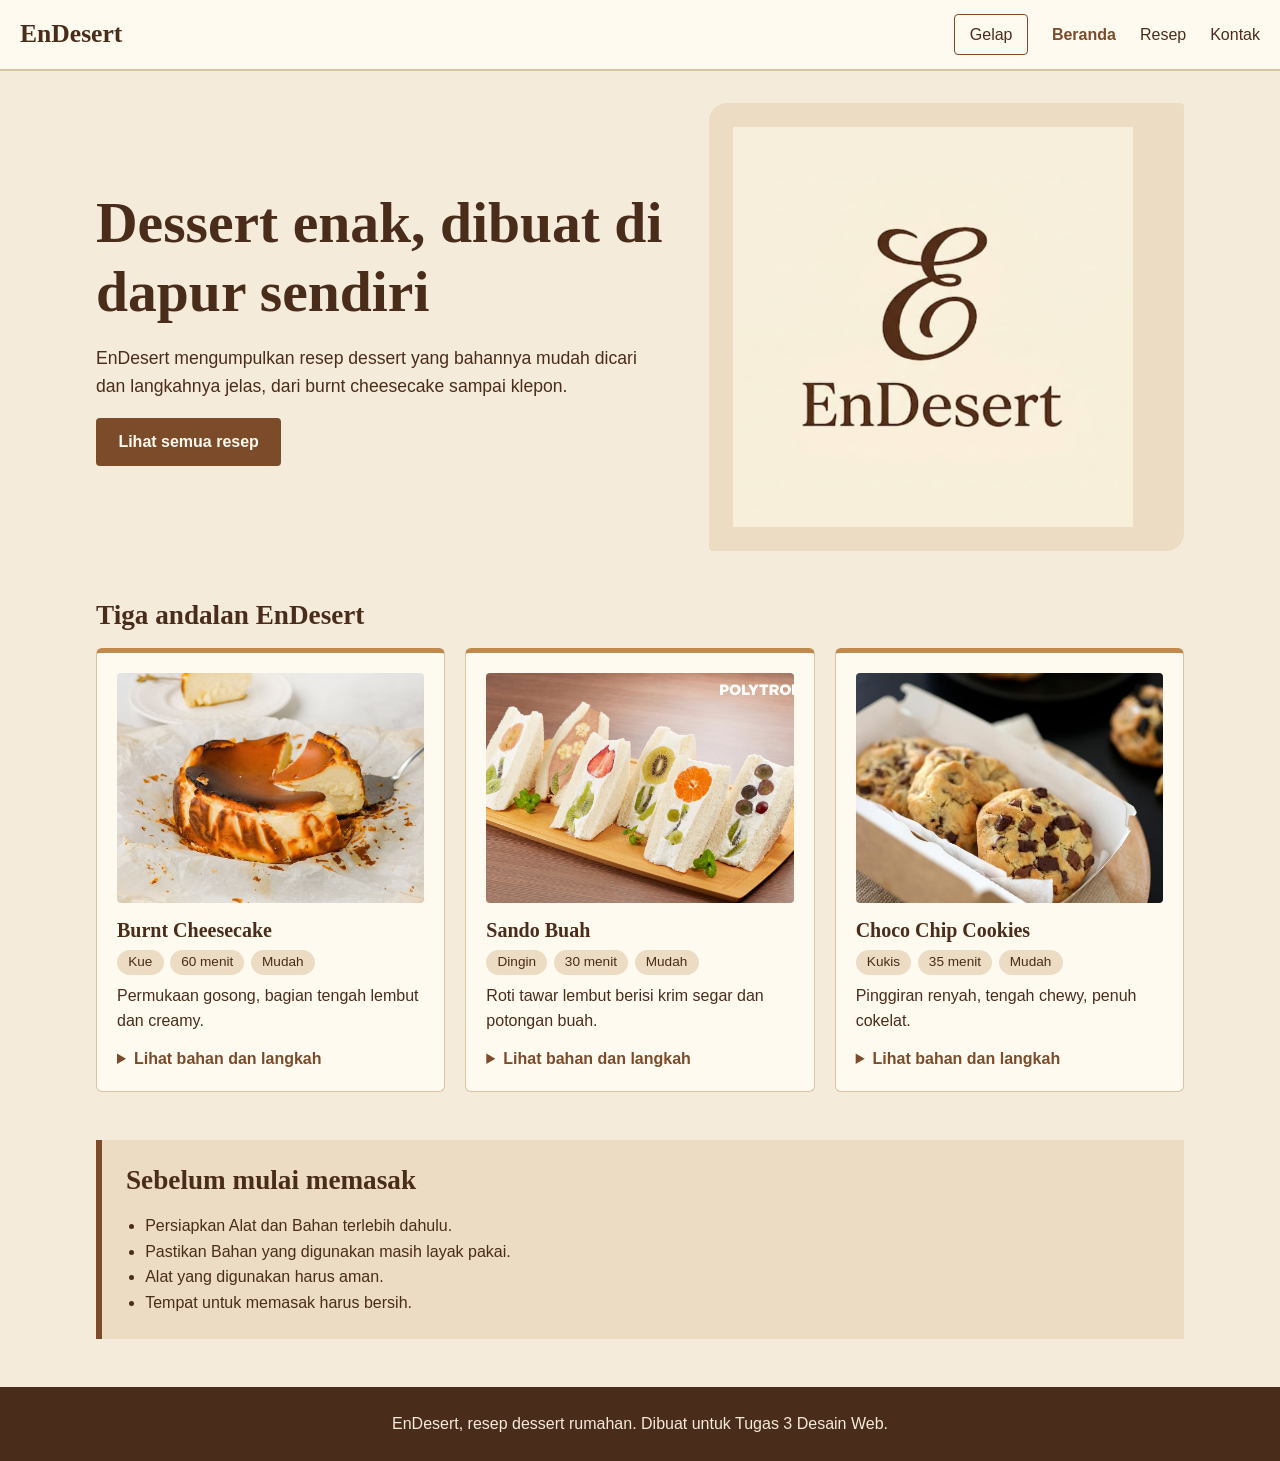
<file: index.html>
<!DOCTYPE html>
<html lang="id">
<head>
  <meta charset="UTF-8">
  <meta name="viewport" content="width=device-width, initial-scale=1">
  <meta name="theme-color" content="#4a2c1a">
  <meta name="description" content="Resep dessert rumahan: burnt cheesecake, sando buah, cookies, dan 17 dessert lainnya.">
  <title>EnDesert - Resep Dessert Rumahan</title>
  <link rel="manifest" href="manifest.json">
  <link rel="icon" href="icons/EnDesert-Logo.jpeg">
  <link rel="stylesheet" href="css/style.css">
  <script src="js/main.js" type="module" defer></script>
</head>
<body>
  <header class="atas">
    <a class="merek" href="index.html">EnDesert</a>
    <div class="aksi">
      <button id="tema-btn" type="button" aria-pressed="false">Gelap</button>
      <button id="menu-btn" type="button" aria-expanded="false" aria-controls="nav">Menu</button>
    </div>
    <nav id="nav" aria-label="Menu utama">
      <ul>
        <li><a href="index.html" aria-current="page">Beranda</a></li>
        <li><a href="resep.html">Resep</a></li>
        <li><a href="kontak.html">Kontak</a></li>
      </ul>
    </nav>
  </header>
  <main>
    <section class="hero">
      <div>
        <h1>Dessert enak, dibuat di dapur sendiri</h1>
        <p>EnDesert mengumpulkan resep dessert yang bahannya mudah dicari dan langkahnya jelas, dari burnt cheesecake sampai klepon.</p>
        <a class="tombol" href="resep.html">Lihat semua resep</a>
      </div>
      <figure>
        <img src="images/EnDesert-Logo.jpeg" alt="Logo EnDesert" width="400" height="280">
      </figure>
    </section>

    <section aria-labelledby="judul-unggulan">
      <h2 id="judul-unggulan">Tiga andalan EnDesert</h2>
      <p id="status-unggulan" role="status"></p>
      <div id="unggulan" class="grid"></div>
    </section>

    <section aria-labelledby="judul-tips">
      <aside class="tips">
        <h2 id="judul-tips">Sebelum mulai memasak</h2>
        <ul>
          <li>Persiapkan Alat dan Bahan terlebih dahulu.</li>
          <li>Pastikan Bahan yang digunakan masih layak pakai.</li>
          <li>Alat yang digunakan harus aman.</li>
          <li>Tempat untuk memasak harus bersih.</li>
        </ul>
      </aside>
    </section>
  </main>
  <footer class="bawah">
    <p>EnDesert, resep dessert rumahan. Dibuat untuk Tugas 3 Desain Web.</p>
  </footer>
</body>
</html>
</file>
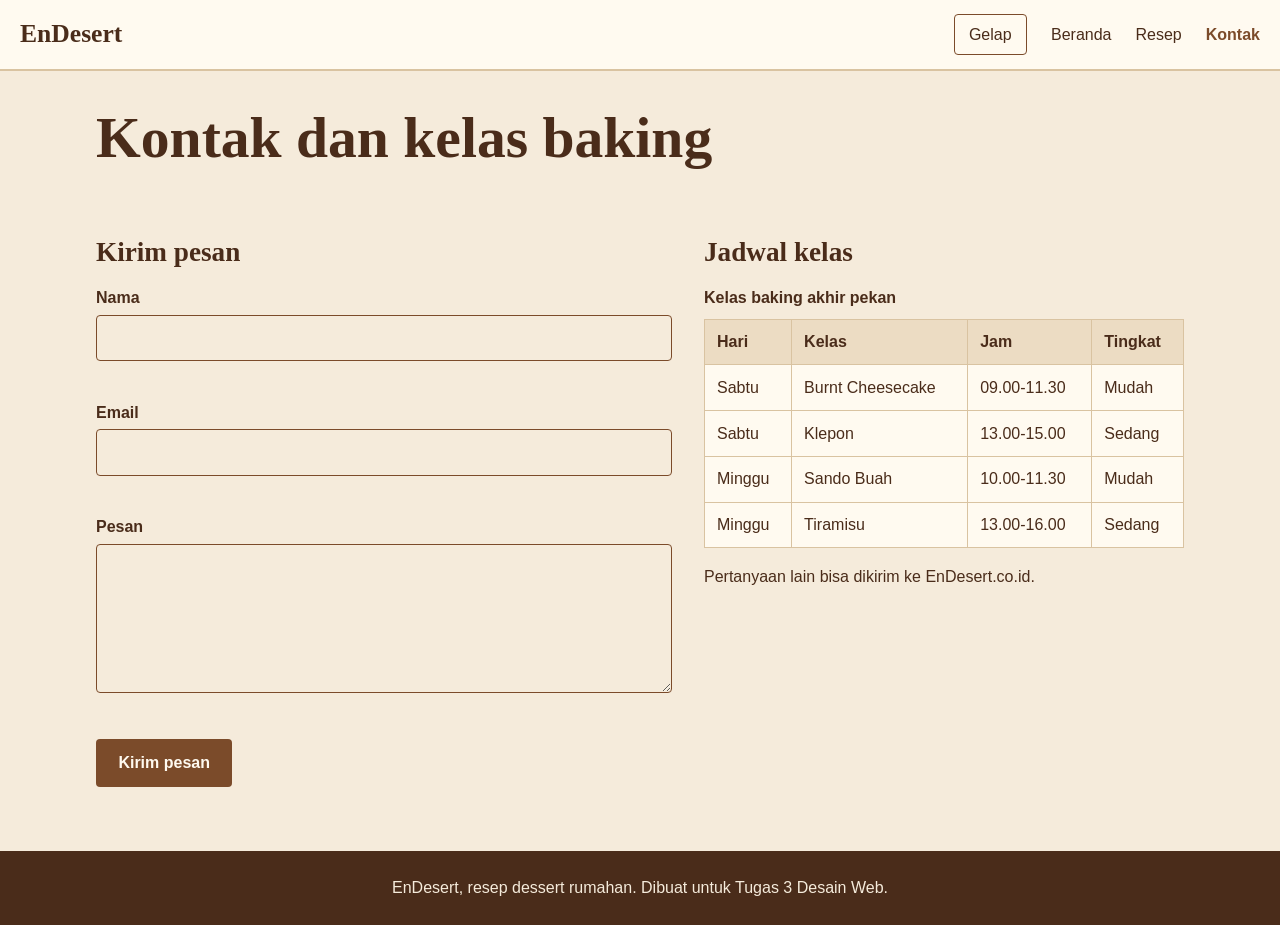
<file: kontak.html>
<!DOCTYPE html>
<html lang="id">
<head>
  <meta charset="UTF-8">
  <meta name="viewport" content="width=device-width, initial-scale=1">
  <meta name="theme-color" content="#4a2c1a">
  <meta name="description" content="Kirim pesan ke EnDesert dan lihat jadwal kelas baking.">
  <title>Kontak - EnDesert</title>
  <link rel="manifest" href="manifest.json">
  <link rel="icon" href="icons/EnDesert-Logo.jpeg">
  <link rel="stylesheet" href="css/style.css">
  <script src="js/main.js" type="module" defer></script>
</head>
<body>
  <header class="atas">
    <a class="merek" href="index.html">EnDesert</a>
    <div class="aksi">
      <button id="tema-btn" type="button" aria-pressed="false">Gelap</button>
      <button id="menu-btn" type="button" aria-expanded="false" aria-controls="nav">Menu</button>
    </div>
    <nav id="nav" aria-label="Menu utama">
      <ul>
        <li><a href="index.html">Beranda</a></li>
        <li><a href="resep.html">Resep</a></li>
        <li><a href="kontak.html" aria-current="page">Kontak</a></li>
      </ul>
    </nav>
  </header>
  <main>
    <h1>Kontak dan kelas baking</h1>
    <div class="dua-kolom">
      <section aria-labelledby="judul-form">
        <h2 id="judul-form">Kirim pesan</h2>
        <form id="form-kontak" novalidate>
          <div class="kolom">
            <label for="nama">Nama</label>
            <input id="nama" name="nama" type="text" autocomplete="name" aria-describedby="error-nama">
            <p id="error-nama" class="error" role="alert"></p>
          </div>
          <div class="kolom">
            <label for="email">Email</label>
            <input id="email" name="email" type="email" autocomplete="email" aria-describedby="error-email">
            <p id="error-email" class="error" role="alert"></p>
          </div>
          <div class="kolom">
            <label for="pesan">Pesan</label>
            <textarea id="pesan" name="pesan" rows="5" aria-describedby="error-pesan"></textarea>
            <p id="error-pesan" class="error" role="alert"></p>
          </div>
          <button class="tombol" type="submit">Kirim pesan</button>
          <p id="sukses" class="sukses" role="status"></p>
        </form>
      </section>

      <section aria-labelledby="judul-jadwal">
        <h2 id="judul-jadwal">Jadwal kelas</h2>
        <div class="tabel-gulir">
          <table>
            <caption>Kelas baking akhir pekan</caption>
            <thead>
              <tr>
                <th scope="col">Hari</th>
                <th scope="col">Kelas</th>
                <th scope="col">Jam</th>
                <th scope="col">Tingkat</th>
              </tr>
            </thead>
            <tbody>
              <tr><td>Sabtu</td><td>Burnt Cheesecake</td><td>09.00-11.30</td><td>Mudah</td></tr>
              <tr><td>Sabtu</td><td>Klepon</td><td>13.00-15.00</td><td>Sedang</td></tr>
              <tr><td>Minggu</td><td>Sando Buah</td><td>10.00-11.30</td><td>Mudah</td></tr>
              <tr><td>Minggu</td><td>Tiramisu</td><td>13.00-16.00</td><td>Sedang</td></tr>
            </tbody>
          </table>
        </div>
        <p>Pertanyaan lain bisa dikirim ke EnDesert.co.id.</p>
      </section>
    </div>
  </main>
  <footer class="bawah">
    <p>EnDesert, resep dessert rumahan. Dibuat untuk Tugas 3 Desain Web.</p>
  </footer>
</body>
</html>
</file>
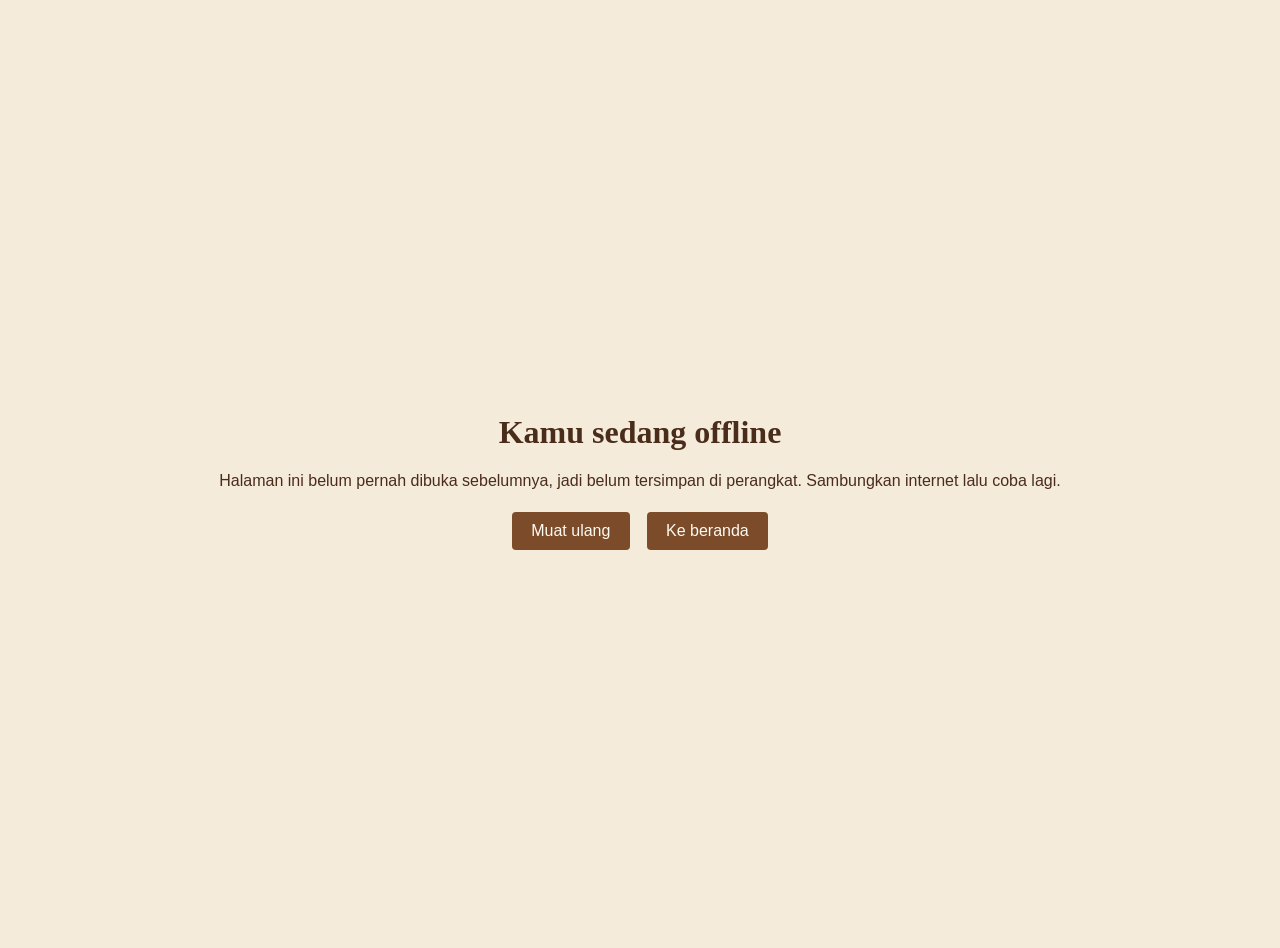
<file: offline.html>
<!DOCTYPE html>
<html lang="id">
<head>
  <meta charset="UTF-8">
  <meta name="viewport" content="width=device-width, initial-scale=1">
  <title>Sedang offline - EnDesert</title>
  <style>
    body { margin: 0; min-height: 100vh; display: grid; place-items: center; background: #f5ebdb; color: #4a2c1a; font-family: "Trebuchet MS", sans-serif; text-align: center; padding: 1.5rem; }
    h1 { font-family: Georgia, serif; font-size: 2rem; }
    a, button { display: inline-block; margin: 0.4rem; padding: 0.6rem 1.2rem; background: #7b4b2a; color: #fffaf0; border: 0; border-radius: 4px; font: inherit; text-decoration: none; cursor: pointer; }
  </style>
</head>
<body>
  <main>
    <h1>Kamu sedang offline</h1>
    <p>Halaman ini belum pernah dibuka sebelumnya, jadi belum tersimpan di perangkat. Sambungkan internet lalu coba lagi.</p>
    <button id="ulang" type="button">Muat ulang</button>
    <a href="index.html">Ke beranda</a>
  </main>
  <script>
    document.querySelector("#ulang").addEventListener("click", () => location.reload());
  </script>
</body>
</html>
</file>
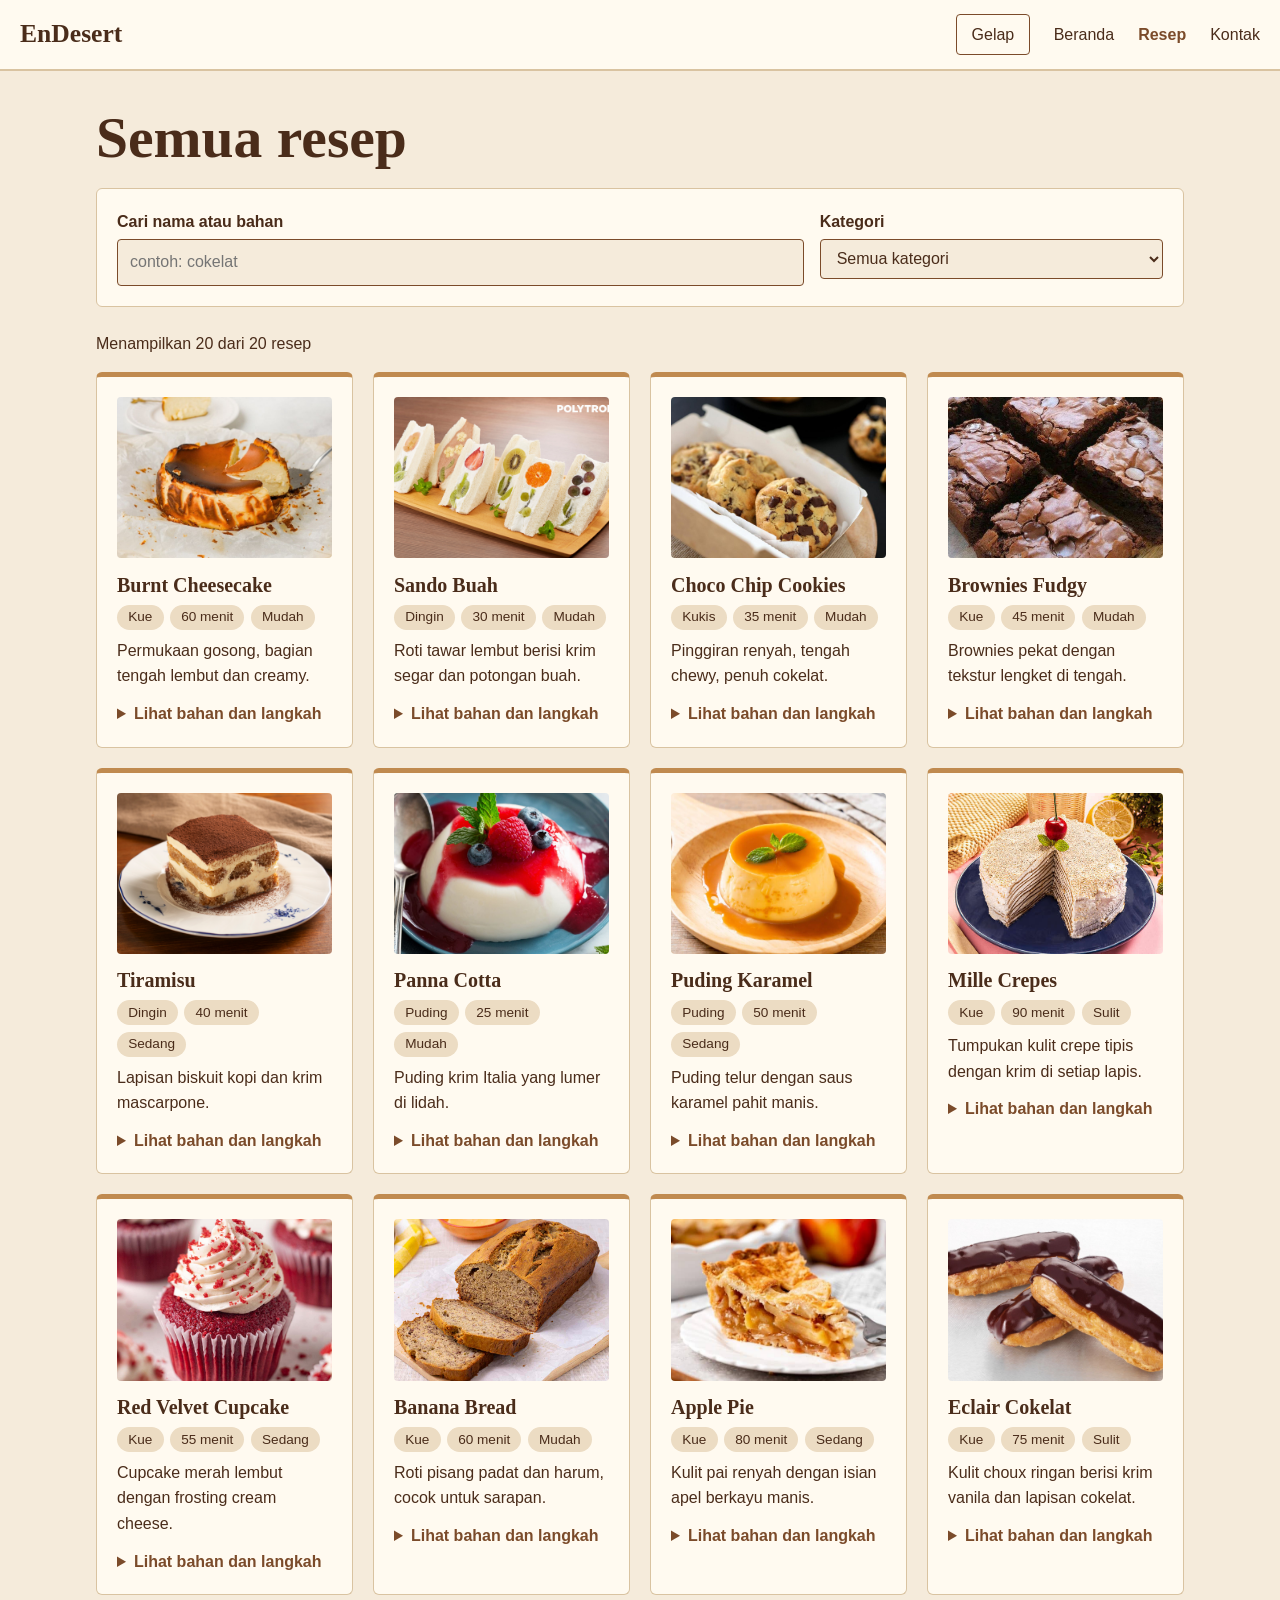
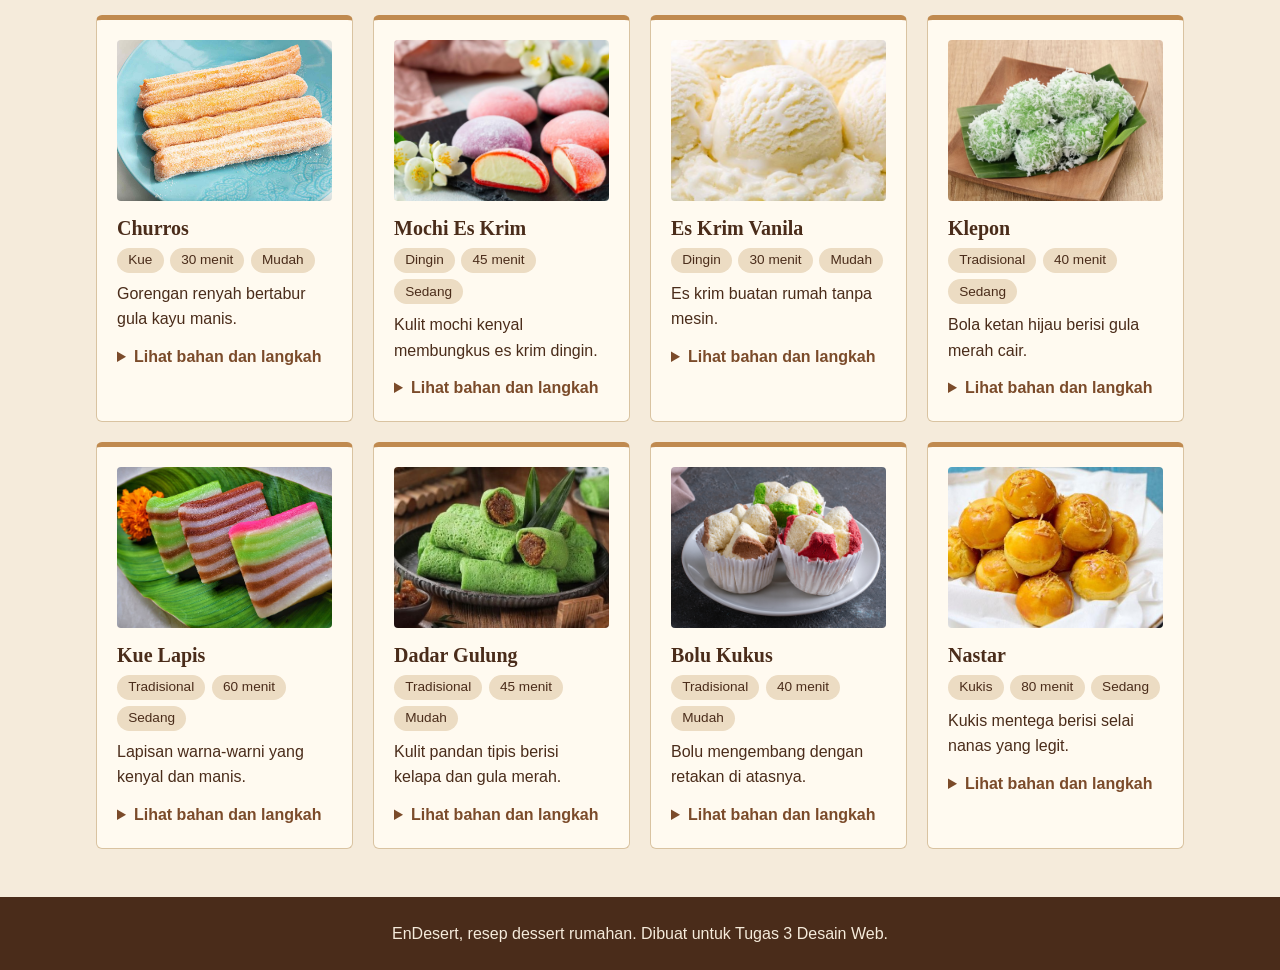
<file: resep.html>
<!DOCTYPE html>
<html lang="id">
<head>
  <meta charset="UTF-8">
  <meta name="viewport" content="width=device-width, initial-scale=1">
  <meta name="theme-color" content="#4a2c1a">
  <meta name="description" content="Daftar 20 resep dessert EnDesert, bisa dicari berdasarkan nama, bahan, dan kategori.">
  <title>Semua Resep - EnDesert</title>
  <link rel="manifest" href="manifest.json">
  <link rel="icon" href="icons/EnDesert-Logo.jpeg">
  <link rel="stylesheet" href="css/style.css">
  <script src="js/main.js" type="module" defer></script>
</head>
<body>
  <header class="atas">
    <a class="merek" href="index.html">EnDesert</a>
    <div class="aksi">
      <button id="tema-btn" type="button" aria-pressed="false">Gelap</button>
      <button id="menu-btn" type="button" aria-expanded="false" aria-controls="nav">Menu</button>
    </div>
    <nav id="nav" aria-label="Menu utama">
      <ul>
        <li><a href="index.html">Beranda</a></li>
        <li><a href="resep.html" aria-current="page">Resep</a></li>
        <li><a href="kontak.html">Kontak</a></li>
      </ul>
    </nav>
  </header>
  <main>
    <h1>Semua resep</h1>
    <form id="saring" class="saring" role="search">
      <div>
        <label for="cari">Cari nama atau bahan</label>
        <input id="cari" name="cari" type="search" placeholder="contoh: cokelat">
      </div>
      <div>
        <label for="kategori">Kategori</label>
        <select id="kategori" name="kategori">
          <option value="semua">Semua kategori</option>
          <option value="Kue">Kue</option>
          <option value="Dingin">Dingin</option>
          <option value="Puding">Puding</option>
          <option value="Kukis">Kukis</option>
          <option value="Tradisional">Tradisional</option>
        </select>
      </div>
    </form>
    <p id="jumlah" role="status"></p>
    <p id="status" role="status"></p>
    <div id="daftar" class="grid"></div>
  </main>
  <footer class="bawah">
    <p>EnDesert, resep dessert rumahan. Dibuat untuk Tugas 3 Desain Web.</p>
  </footer>
</body>
</html>
</file>
<file: css/style.css>
:root {
  --krem: #f5ebdb;
  --krem-tua: #ecdcc3;
  --kartu: #fffaf0;
  --coklat: #4a2c1a;
  --coklat-muda: #7b4b2a;
  --karamel: #c08a4f;
  --garis: #d9c3a1;
}

body.gelap {
  --krem: #2b1b12;
  --krem-tua: #3a261a;
  --kartu: #40291b;
  --coklat: #f3e4cc;
  --coklat-muda: #e0b888;
  --karamel: #c08a4f;
  --garis: #5c3d29;
}

*, *::before, *::after { box-sizing: border-box; }

body {
  margin: 0;
  background: var(--krem);
  color: var(--coklat);
  font-family: "Trebuchet MS", "Segoe UI", sans-serif;
  line-height: 1.6;
}

h1, h2, h3, h4, .merek {
  font-family: Georgia, "Palatino Linotype", serif;
  line-height: 1.2;
}

a { color: var(--coklat-muda); }
img { max-width: 100%; height: auto; display: block; }

:focus-visible {
  outline: 3px solid var(--karamel);
  outline-offset: 2px;
}

.atas {
  display: flex;
  flex-wrap: wrap;
  align-items: center;
  gap: 0.75rem 1.5rem;
  padding: 0.9rem 1.25rem;
  background: var(--kartu);
  border-bottom: 2px solid var(--garis);
  position: sticky;
  top: 0;
  z-index: 10;
}

.merek {
  font-size: 1.6rem;
  font-weight: bold;
  color: var(--coklat);
  text-decoration: none;
}

.aksi {
  display: flex;
  gap: 0.5rem;
  margin-left: auto;
}

.aksi button {
  padding: 0.4rem 0.9rem;
  background: transparent;
  color: var(--coklat);
  border: 1.5px solid var(--coklat-muda);
  border-radius: 4px;
  font: inherit;
  cursor: pointer;
}

.aksi button:hover { background: var(--krem-tua); }

#nav { flex-basis: 100%; display: none; }
#nav.buka { display: block; }

#nav ul {
  list-style: none;
  margin: 0;
  padding: 0;
  display: flex;
  flex-direction: column;
}

#nav a {
  display: block;
  padding: 0.6rem 0;
  color: var(--coklat);
  text-decoration: none;
  border-bottom: 1px solid var(--garis);
}

#nav a[aria-current="page"] {
  font-weight: bold;
  color: var(--coklat-muda);
}

main {
  width: min(100% - 2.5rem, 68rem);
  margin: 0 auto;
  padding: 2rem 0 3rem;
}

section { margin-top: 3rem; }
h1 { font-size: clamp(2.2rem, 6vw, 3.6rem); margin: 0 0 1rem; }
h2 { font-size: 1.7rem; margin: 0 0 1rem; }
h3 { font-size: 1.25rem; margin: 0 0 0.5rem; }
h4 { font-size: 1rem; margin: 1rem 0 0.25rem; }

.hero {
  display: grid;
  gap: 2rem;
  align-items: center;
  margin-top: 0;
}

.hero p { max-width: 34rem; font-size: 1.1rem; }

.hero figure {
  margin: 0;
  padding: 1.5rem;
  background: var(--krem-tua);
  border-radius: 18px 4px 18px 4px;
}

.tombol {
  display: inline-block;
  padding: 0.7rem 1.4rem;
  background: var(--coklat-muda);
  color: var(--kartu);
  border: 0;
  border-radius: 4px;
  font: inherit;
  font-weight: bold;
  text-decoration: none;
  cursor: pointer;
}

.tombol:hover { background: var(--coklat); }
body.gelap .tombol:hover { background: var(--karamel); }
.tombol.kecil { padding: 0.3rem 0.8rem; margin-left: 0.5rem; }

.grid {
  display: grid;
  gap: 1.25rem;
  grid-template-columns: repeat(auto-fit, minmax(16rem, 1fr));
}

.kartu {
  padding: 1.25rem;
  background: var(--kartu);
  border: 1px solid var(--garis);
  border-top: 5px solid var(--karamel);
  border-radius: 6px;
}

.kartu p { margin: 0.5rem 0; }

.chip-baris { display: flex; flex-wrap: wrap; gap: 0.4rem; margin-bottom: 0.5rem; }

.chip {
  padding: 0.1rem 0.7rem;
  background: var(--krem-tua);
  border-radius: 99px;
  font-size: 0.85rem;
}

summary {
  margin-top: 0.75rem;
  color: var(--coklat-muda);
  font-weight: bold;
  cursor: pointer;
}

details ol { padding-left: 1.2rem; margin: 0.25rem 0 0; }

.tips {
  padding: 1.5rem;
  background: var(--krem-tua);
  border-left: 6px solid var(--coklat-muda);
}

.tips ul { margin: 0; padding-left: 1.2rem; }

.saring {
  display: grid;
  gap: 1rem;
  margin-bottom: 1.5rem;
  padding: 1.25rem;
  background: var(--kartu);
  border: 1px solid var(--garis);
  border-radius: 6px;
}

label { display: block; margin-bottom: 0.25rem; font-weight: bold; }

input, select, textarea {
  width: 100%;
  padding: 0.6rem 0.75rem;
  background: var(--krem);
  color: var(--coklat);
  border: 1.5px solid var(--coklat-muda);
  border-radius: 4px;
  font: inherit;
}

input.salah, textarea.salah { border-color: #b3261e; }
body.gelap input.salah, body.gelap textarea.salah { border-color: #ff9a8f; }

.error { min-height: 1.4rem; margin: 0.25rem 0 0; color: #a3201a; font-size: 0.9rem; }
body.gelap .error { color: #ffb4aa; }
.kolom { margin-bottom: 0.75rem; }
.sukses { font-weight: bold; }

.dua-kolom { display: grid; gap: 2rem; }

.tabel-gulir { overflow-x: auto; }

table {
  width: 100%;
  border-collapse: collapse;
  background: var(--kartu);
}

caption { padding-bottom: 0.5rem; text-align: left; font-weight: bold; }
th, td { padding: 0.6rem 0.75rem; text-align: left; border: 1px solid var(--garis); }
thead th { background: var(--krem-tua); }

.bawah {
  padding: 1.5rem 1.25rem;
  text-align: center;
  background: var(--coklat);
  color: var(--krem);
}

body.gelap .bawah { background: #1d120b; color: #f3e4cc; }
.bawah p { margin: 0; }

@media (min-width: 720px) {
  #nav { flex-basis: auto; display: block; order: 2; }
  #nav ul { flex-direction: row; gap: 1.5rem; }
  #nav a { border-bottom: 0; padding: 0.3rem 0; }
  #menu-btn { display: none; }
  .hero { grid-template-columns: 1.1fr 0.9fr; }
  .saring { grid-template-columns: 2fr 1fr; }
  .dua-kolom { grid-template-columns: 1.2fr 1fr; align-items: start; }
}

.foto {
  width: 100%;
  aspect-ratio: 4 / 3;
  object-fit: cover;
  margin-bottom: 0.9rem;
  background: var(--krem-tua);
  border-radius: 4px;
}
</file>
